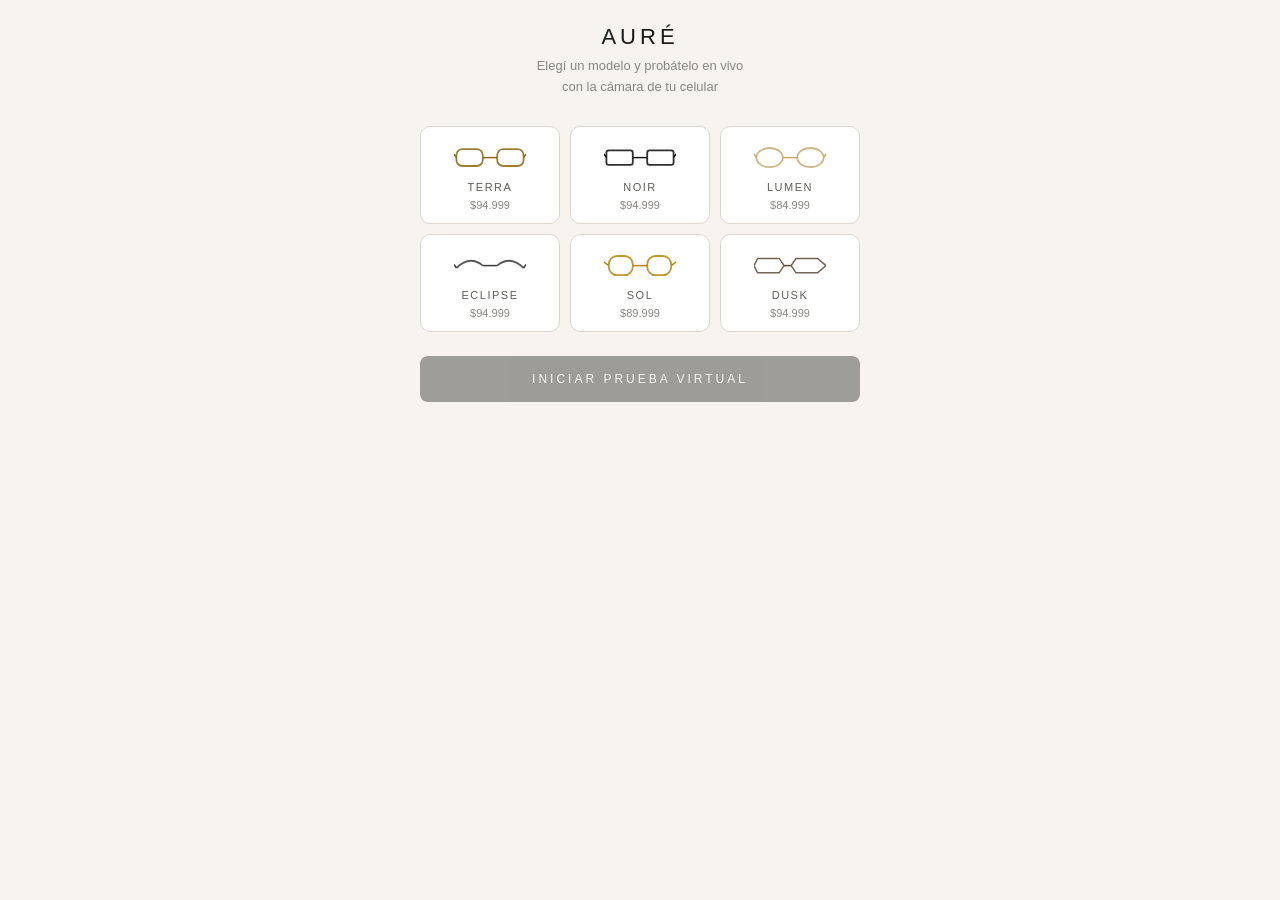
<file: aure-tryon (1).html>
<!DOCTYPE html>
<html lang="es">
<head>
<meta charset="UTF-8">
<meta name="viewport" content="width=device-width, initial-scale=1.0">
<title>Probate los lentes – Auré</title>
<style>
  * { box-sizing: border-box; margin: 0; padding: 0; }
  body { font-family: -apple-system, 'Helvetica Neue', sans-serif; background: #F7F4F0; color: #1a1a18; }

  #launcher {
    max-width: 480px;
    margin: 0 auto;
    padding: 24px 20px;
    text-align: center;
  }
  #launcher h1 {
    font-size: 22px;
    font-weight: 300;
    letter-spacing: 4px;
    text-transform: uppercase;
    margin-bottom: 6px;
  }
  #launcher p {
    font-size: 13px;
    color: #888780;
    margin-bottom: 28px;
    line-height: 1.6;
  }

  .model-grid {
    display: grid;
    grid-template-columns: repeat(3, 1fr);
    gap: 10px;
    margin-bottom: 24px;
  }
  .model-btn {
    background: #fff;
    border: 1.5px solid #ddd8ce;
    border-radius: 10px;
    padding: 12px 8px;
    cursor: pointer;
    transition: border-color .15s, transform .1s;
    display: flex;
    flex-direction: column;
    align-items: center;
    gap: 6px;
  }
  .model-btn:active { transform: scale(0.97); }
  .model-btn.selected { border-color: #c8a96e; background: #fdf8ef; }
  .model-btn img {
    width: 72px;
    height: 40px;
    object-fit: contain;
  }
  .model-btn .model-name {
    font-size: 11px;
    letter-spacing: 1.5px;
    text-transform: uppercase;
    color: #5F5E5A;
    font-weight: 500;
  }
  .model-btn .model-price {
    font-size: 11px;
    color: #888780;
  }

  .start-btn {
    width: 100%;
    background: #1a1a18;
    color: #F7F4F0;
    border: none;
    padding: 16px;
    font-size: 12px;
    letter-spacing: 3px;
    text-transform: uppercase;
    cursor: pointer;
    border-radius: 8px;
    font-family: inherit;
    transition: opacity .15s;
  }
  .start-btn:disabled { opacity: 0.4; cursor: default; }
  .start-btn:not(:disabled):active { opacity: 0.85; }

  #tryon-view {
    display: none;
    position: relative;
    width: 100%;
    max-width: 480px;
    margin: 0 auto;
    background: #000;
    border-radius: 16px;
    overflow: hidden;
  }

  #video {
    width: 100%;
    display: block;
    transform: scaleX(-1);
    border-radius: 16px;
  }

  #overlay-canvas {
    position: absolute;
    top: 0; left: 0;
    width: 100%;
    height: 100%;
    transform: scaleX(-1);
    pointer-events: none;
    border-radius: 16px;
  }

  #tryon-ui {
    display: none;
    max-width: 480px;
    margin: 12px auto 0;
    padding: 0 20px 24px;
  }

  .tryon-controls {
    display: flex;
    gap: 8px;
    margin-bottom: 12px;
  }
  .ctrl-btn {
    flex: 1;
    background: #fff;
    border: 0.5px solid #ddd8ce;
    border-radius: 8px;
    padding: 10px 6px;
    font-size: 11px;
    letter-spacing: 1px;
    text-transform: uppercase;
    cursor: pointer;
    font-family: inherit;
    color: #5F5E5A;
    transition: background .1s;
  }
  .ctrl-btn:active { background: #f0ebe2; }
  .ctrl-btn.primary {
    background: #c8a96e;
    border-color: #c8a96e;
    color: #1a1a18;
    font-weight: 500;
  }

  .size-row {
    display: flex;
    align-items: center;
    gap: 10px;
    margin-bottom: 16px;
    background: #fff;
    border: 0.5px solid #ddd8ce;
    border-radius: 8px;
    padding: 10px 14px;
  }
  .size-label { font-size: 12px; color: #888780; letter-spacing: 1px; flex: 1; }
  .size-row input[type=range] { flex: 2; accent-color: #c8a96e; }
  .size-val { font-size: 12px; font-weight: 500; width: 30px; text-align: right; }

  .model-pills {
    display: flex;
    gap: 6px;
    flex-wrap: wrap;
    margin-bottom: 16px;
  }
  .pill {
    padding: 6px 12px;
    border-radius: 99px;
    border: 0.5px solid #ddd8ce;
    font-size: 11px;
    letter-spacing: 1px;
    text-transform: uppercase;
    cursor: pointer;
    background: #fff;
    color: #5F5E5A;
    transition: all .1s;
  }
  .pill.active { background: #1a1a18; color: #F7F4F0; border-color: #1a1a18; }

  .status-bar {
    font-size: 12px;
    color: #888780;
    text-align: center;
    margin-bottom: 10px;
    min-height: 18px;
    letter-spacing: 0.5px;
  }

  #loading-screen {
    display: none;
    max-width: 480px;
    margin: 40px auto;
    text-align: center;
    padding: 20px;
  }
  .spinner {
    width: 32px; height: 32px;
    border: 2px solid #ddd8ce;
    border-top-color: #c8a96e;
    border-radius: 50%;
    animation: spin .7s linear infinite;
    margin: 0 auto 16px;
  }
  @keyframes spin { to { transform: rotate(360deg); } }
  #loading-screen p { font-size: 13px; color: #888780; letter-spacing: 1px; }
</style>
</head>
<body>

<div id="launcher">
  <h1>Auré</h1>
  <p>Elegí un modelo y probátelo en vivo<br>con la cámara de tu celular</p>

  <div class="model-grid" id="model-grid"></div>

  <button class="start-btn" id="start-btn" disabled onclick="startTryOn()">
    Iniciar prueba virtual
  </button>
</div>

<div id="loading-screen">
  <div class="spinner"></div>
  <p>Cargando reconocimiento facial...</p>
</div>

<div id="tryon-view">
  <video id="video" autoplay playsinline muted></video>
  <canvas id="overlay-canvas" id="overlay-canvas"></canvas>
</div>

<div id="tryon-ui">
  <div class="status-bar" id="status-bar">Buscando tu cara...</div>

  <div class="model-pills" id="model-pills"></div>

  <div class="size-row">
    <span class="size-label">Tamaño</span>
    <input type="range" id="size-slider" min="60" max="160" value="100" step="1"
      oninput="sizeVal=this.value;document.getElementById('size-out').textContent=this.value+'%'">
    <span class="size-val" id="size-out">100%</span>
  </div>

  <div class="tryon-controls">
    <button class="ctrl-btn" onclick="takePic()">Capturar foto</button>
    <button class="ctrl-btn" onclick="stopTryOn()">Cerrar</button>
    <button class="ctrl-btn primary" onclick="goToBuy()">Comprar ahora</button>
  </div>
</div>

<script>
const MODELS = [
  {
    id: 'terra',
    name: 'Terra',
    price: '$94.999',
    url: 'https://auresunglasses.com.ar/productos/terra',
    img: 'https://auresunglasses.com.ar/archivos/productos/tierra-placeholder.png',
    overlayImg: null,
    color: '#8B6914'
  },
  {
    id: 'noir',
    name: 'Noir',
    price: '$94.999',
    url: 'https://auresunglasses.com.ar/productos/noir',
    img: null,
    overlayImg: null,
    color: '#1a1a18'
  },
  {
    id: 'lumen',
    name: 'Lumen',
    price: '$84.999',
    url: 'https://auresunglasses.com.ar/productos/lumen',
    img: null,
    overlayImg: null,
    color: '#C8A96E'
  },
  {
    id: 'eclipse',
    name: 'Eclipse',
    price: '$94.999',
    url: 'https://auresunglasses.com.ar/productos/eclipse',
    img: null,
    overlayImg: null,
    color: '#3A3A38'
  },
  {
    id: 'sol',
    name: 'Sol',
    price: '$89.999',
    url: 'https://auresunglasses.com.ar/productos/sol',
    img: null,
    overlayImg: null,
    color: '#B5860D'
  },
  {
    id: 'dusk',
    name: 'Dusk',
    price: '$94.999',
    url: 'https://auresunglasses.com.ar/productos/dusk',
    img: null,
    overlayImg: null,
    color: '#5A4A3A'
  }
];

let selectedModel = null;
let sizeVal = 100;
let videoStream = null;
let animFrame = null;
let faceApiLoaded = false;
let detectionRunning = false;
let lastDetection = null;
let overlayImages = {};

function buildModelGrid() {
  const grid = document.getElementById('model-grid');
  const pills = document.getElementById('model-pills');
  grid.innerHTML = '';
  pills.innerHTML = '';

  MODELS.forEach(m => {
    const btn = document.createElement('div');
    btn.className = 'model-btn';
    btn.dataset.id = m.id;
    btn.onclick = () => selectModel(m.id);
    btn.innerHTML = `
      <svg width="72" height="36" viewBox="0 0 120 50" fill="none">
        ${getFrameSVG(m)}
      </svg>
      <span class="model-name">${m.name}</span>
      <span class="model-price">${m.price}</span>
    `;
    grid.appendChild(btn);

    const pill = document.createElement('div');
    pill.className = 'pill';
    pill.dataset.id = m.id;
    pill.textContent = m.name;
    pill.onclick = () => selectModel(m.id);
    pills.appendChild(pill);
  });
}

function getFrameSVG(m) {
  const c = m.color;
  const shapes = {
    terra:  `<rect x="4" y="12" width="44" height="28" rx="10" stroke="${c}" stroke-width="3" fill="none" opacity="0.85"/><rect x="72" y="12" width="44" height="28" rx="10" stroke="${c}" stroke-width="3" fill="none" opacity="0.85"/><line x1="48" y1="26" x2="72" y2="26" stroke="${c}" stroke-width="2.5"/><line x1="4" y1="26" x2="0" y2="20" stroke="${c}" stroke-width="2.5"/><line x1="116" y1="26" x2="120" y2="20" stroke="${c}" stroke-width="2.5"/>`,
    noir:   `<rect x="4" y="14" width="44" height="24" rx="4" stroke="${c}" stroke-width="3" fill="none" opacity="0.9"/><rect x="72" y="14" width="44" height="24" rx="4" stroke="${c}" stroke-width="3" fill="none" opacity="0.9"/><line x1="48" y1="26" x2="72" y2="26" stroke="${c}" stroke-width="2.5"/><line x1="4" y1="26" x2="0" y2="20" stroke="${c}" stroke-width="2.5"/><line x1="116" y1="26" x2="120" y2="20" stroke="${c}" stroke-width="2.5"/>`,
    lumen:  `<ellipse cx="26" cy="26" rx="22" ry="16" stroke="${c}" stroke-width="3" fill="none" opacity="0.85"/><ellipse cx="94" cy="26" rx="22" ry="16" stroke="${c}" stroke-width="3" fill="none" opacity="0.85"/><line x1="48" y1="26" x2="72" y2="26" stroke="${c}" stroke-width="2.5"/><line x1="4" y1="26" x2="0" y2="20" stroke="${c}" stroke-width="2.5"/><line x1="116" y1="26" x2="120" y2="20" stroke="${c}" stroke-width="2.5"/>`,
    eclipse:`<path d="M4 30 Q26 8 48 26" stroke="${c}" stroke-width="3" fill="none" opacity="0.85"/><path d="M72 26 Q94 8 116 30" stroke="${c}" stroke-width="3" fill="none" opacity="0.85"/><line x1="48" y1="26" x2="72" y2="26" stroke="${c}" stroke-width="2.5"/><line x1="4" y1="30" x2="0" y2="24" stroke="${c}" stroke-width="2.5"/><line x1="116" y1="30" x2="120" y2="24" stroke="${c}" stroke-width="2.5"/>`,
    sol:    `<rect x="8" y="10" width="40" height="32" rx="14" stroke="${c}" stroke-width="3" fill="none" opacity="0.85"/><rect x="72" y="10" width="40" height="32" rx="14" stroke="${c}" stroke-width="3" fill="none" opacity="0.85"/><line x1="48" y1="26" x2="72" y2="26" stroke="${c}" stroke-width="2.5"/><line x1="8" y1="26" x2="0" y2="20" stroke="${c}" stroke-width="2.5"/><line x1="112" y1="26" x2="120" y2="20" stroke="${c}" stroke-width="2.5"/>`,
    dusk:   `<polygon points="6,14 42,14 50,26 42,38 6,38 0,26" stroke="${c}" stroke-width="2.5" fill="none" opacity="0.85"/><polygon points="70,14 106,14 120,26 106,38 70,38 62,26" stroke="${c}" stroke-width="2.5" fill="none" opacity="0.85"/><line x1="50" y1="26" x2="62" y2="26" stroke="${c}" stroke-width="2.5"/>`
  };
  return shapes[m.id] || shapes.terra;
}

function selectModel(id) {
  selectedModel = id;
  document.querySelectorAll('.model-btn').forEach(b => b.classList.toggle('selected', b.dataset.id === id));
  document.querySelectorAll('.pill').forEach(p => p.classList.toggle('active', p.dataset.id === id));
  document.getElementById('start-btn').disabled = false;
  if (detectionRunning) { }
}

function drawGlassesOnCanvas(detection) {
  const canvas = document.getElementById('overlay-canvas');
  const video = document.getElementById('video');
  const ctx = canvas.getContext('2d');

  canvas.width = video.videoWidth;
  canvas.height = video.videoHeight;
  ctx.clearRect(0, 0, canvas.width, canvas.height);

  if (!detection) return;

  const landmarks = detection.landmarks;
  const lEye = landmarks.getLeftEye();
  const rEye = landmarks.getRightEye();

  const lx = lEye.reduce((s,p)=>s+p.x,0)/lEye.length;
  const ly = lEye.reduce((s,p)=>s+p.y,0)/lEye.length;
  const rx = rEye.reduce((s,p)=>s+p.x,0)/rEye.length;
  const ry = rEye.reduce((s,p)=>s+p.y,0)/rEye.length;

  const eyeDist = Math.sqrt(Math.pow(rx-lx,2)+Math.pow(ry-ly,2));
  const scale = (sizeVal / 100);
  const frameW = eyeDist * 2.8 * scale;
  const frameH = frameW * 0.42;
  const cx = (lx + rx) / 2;
  const cy = (ly + ry) / 2;
  const angle = Math.atan2(ry - ly, rx - lx);

  const model = MODELS.find(m => m.id === selectedModel);
  if (!model) return;

  ctx.save();
  ctx.translate(cx, cy);
  ctx.rotate(angle);

  drawFrameCanvas(ctx, model, frameW, frameH);

  ctx.restore();
}

function drawFrameCanvas(ctx, model, fw, fh) {
  const c = model.color;
  const lw = fw * 0.06;
  ctx.strokeStyle = c;
  ctx.lineWidth = lw;
  ctx.lineCap = 'round';

  const lensW = fw * 0.42;
  const lensH = fh;
  const gap = fw * 0.06;
  const lx = -(gap/2 + lensW/2);
  const rx = gap/2 + lensW/2;
  const y = 0;

  ctx.globalAlpha = 0.88;

  if (model.id === 'terra') {
    roundRect(ctx, lx - lensW/2, y - lensH/2, lensW, lensH, lensH*0.45);
    roundRect(ctx, rx - lensW/2, y - lensH/2, lensW, lensH, lensH*0.45);
  } else if (model.id === 'noir') {
    roundRect(ctx, lx - lensW/2, y - lensH/2, lensW, lensH, lensH*0.12);
    roundRect(ctx, rx - lensW/2, y - lensH/2, lensW, lensH, lensH*0.12);
  } else if (model.id === 'lumen') {
    ctx.beginPath(); ctx.ellipse(lx, y, lensW/2, lensH/2, 0, 0, Math.PI*2); ctx.stroke();
    ctx.beginPath(); ctx.ellipse(rx, y, lensW/2, lensH/2, 0, 0, Math.PI*2); ctx.stroke();
  } else if (model.id === 'eclipse') {
    ctx.beginPath();
    ctx.moveTo(lx - lensW/2, y + lensH*0.3);
    ctx.quadraticCurveTo(lx, y - lensH*0.7, lx + lensW/2, y);
    ctx.stroke();
    ctx.beginPath();
    ctx.moveTo(rx - lensW/2, y);
    ctx.quadraticCurveTo(rx, y - lensH*0.7, rx + lensW/2, y + lensH*0.3);
    ctx.stroke();
  } else if (model.id === 'sol') {
    roundRect(ctx, lx - lensW/2, y - lensH/2, lensW, lensH, lensH*0.65);
    roundRect(ctx, rx - lensW/2, y - lensH/2, lensW, lensH, lensH*0.65);
  } else if (model.id === 'dusk') {
    hexFrame(ctx, lx, y, lensW, lensH);
    hexFrame(ctx, rx, y, lensW, lensH);
  }

  ctx.beginPath();
  ctx.moveTo(lx + lensW/2, y);
  ctx.lineTo(rx - lensW/2, y);
  ctx.stroke();

  ctx.beginPath();
  ctx.moveTo(lx - lensW/2, y);
  ctx.lineTo(lx - lensW/2 - fw*0.12, y - fh*0.2);
  ctx.stroke();
  ctx.beginPath();
  ctx.moveTo(rx + lensW/2, y);
  ctx.lineTo(rx + lensW/2 + fw*0.12, y - fh*0.2);
  ctx.stroke();

  ctx.globalAlpha = 0.15;
  ctx.fillStyle = c;
  if (model.id === 'lumen') {
    ctx.beginPath(); ctx.ellipse(lx, y, lensW/2, lensH/2, 0, 0, Math.PI*2); ctx.fill();
    ctx.beginPath(); ctx.ellipse(rx, y, lensW/2, lensH/2, 0, 0, Math.PI*2); ctx.fill();
  } else {
    ctx.beginPath();
    roundRectPath(ctx, lx - lensW/2, y - lensH/2, lensW, lensH,
      model.id === 'noir' ? lensH*0.12 : model.id === 'sol' ? lensH*0.65 : lensH*0.45);
    ctx.fill();
    ctx.beginPath();
    roundRectPath(ctx, rx - lensW/2, y - lensH/2, lensW, lensH,
      model.id === 'noir' ? lensH*0.12 : model.id === 'sol' ? lensH*0.65 : lensH*0.45);
    ctx.fill();
  }
  ctx.globalAlpha = 1;
}

function roundRect(ctx, x, y, w, h, r) {
  ctx.beginPath();
  roundRectPath(ctx, x, y, w, h, r);
  ctx.stroke();
}

function roundRectPath(ctx, x, y, w, h, r) {
  r = Math.min(r, w/2, h/2);
  ctx.moveTo(x + r, y);
  ctx.lineTo(x + w - r, y);
  ctx.arcTo(x + w, y, x + w, y + r, r);
  ctx.lineTo(x + w, y + h - r);
  ctx.arcTo(x + w, y + h, x + w - r, y + h, r);
  ctx.lineTo(x + r, y + h);
  ctx.arcTo(x, y + h, x, y + h - r, r);
  ctx.lineTo(x, y + r);
  ctx.arcTo(x, y, x + r, y, r);
  ctx.closePath();
}

function hexFrame(ctx, cx, cy, fw, fh) {
  const pts = [];
  for (let i = 0; i < 6; i++) {
    const a = (Math.PI / 3) * i - Math.PI / 6;
    pts.push([cx + (fw/2)*Math.cos(a)*0.9, cy + (fh/2)*Math.sin(a)]);
  }
  ctx.beginPath();
  ctx.moveTo(pts[0][0], pts[0][1]);
  for (let i = 1; i < 6; i++) ctx.lineTo(pts[i][0], pts[i][1]);
  ctx.closePath();
  ctx.stroke();
}

async function startTryOn() {
  if (!selectedModel) return;

  document.getElementById('launcher').style.display = 'none';
  document.getElementById('loading-screen').style.display = 'block';

  try {
    videoStream = await navigator.mediaDevices.getUserMedia({
      video: { facingMode: 'user', width: { ideal: 640 }, height: { ideal: 480 } }
    });
    const video = document.getElementById('video');
    video.srcObject = videoStream;
    await new Promise(r => video.onloadedmetadata = r);

    if (!faceApiLoaded) {
      await loadFaceApi();
    }

    document.getElementById('loading-screen').style.display = 'none';
    document.getElementById('tryon-view').style.display = 'block';
    document.getElementById('tryon-ui').style.display = 'block';

    detectionRunning = true;
    detectLoop();

  } catch(e) {
    document.getElementById('loading-screen').style.display = 'none';
    document.getElementById('launcher').style.display = 'block';
    alert('No se pudo acceder a la cámara. Asegurate de dar permiso cuando el navegador lo solicite.');
  }
}

async function loadFaceApi() {
  return new Promise((resolve, reject) => {
    const script = document.createElement('script');
    script.src = 'https://cdn.jsdelivr.net/npm/face-api.js@0.22.2/dist/face-api.min.js';
    script.onload = async () => {
      try {
        const MODEL_URL = 'https://cdn.jsdelivr.net/npm/face-api.js@0.22.2/weights';
        await Promise.all([
          faceapi.nets.tinyFaceDetector.loadFromUri(MODEL_URL),
          faceapi.nets.faceLandmark68TinyNet.loadFromUri(MODEL_URL)
        ]);
        faceApiLoaded = true;
        resolve();
      } catch(e) { reject(e); }
    };
    script.onerror = reject;
    document.head.appendChild(script);
  });
}

async function detectLoop() {
  if (!detectionRunning) return;
  const video = document.getElementById('video');
  const statusBar = document.getElementById('status-bar');

  try {
    const det = await faceapi
      .detectSingleFace(video, new faceapi.TinyFaceDetectorOptions({ inputSize: 224 }))
      .withFaceLandmarks(true);

    if (det) {
      lastDetection = det;
      statusBar.textContent = '✓ Cara detectada';
      drawGlassesOnCanvas(det);
    } else {
      statusBar.textContent = 'Mirá directo a la cámara con buena luz';
      const canvas = document.getElementById('overlay-canvas');
      canvas.getContext('2d').clearRect(0, 0, canvas.width, canvas.height);
    }
  } catch(e) {}

  animFrame = requestAnimationFrame(detectLoop);
}

function stopTryOn() {
  detectionRunning = false;
  if (animFrame) cancelAnimationFrame(animFrame);
  if (videoStream) videoStream.getTracks().forEach(t => t.stop());
  document.getElementById('tryon-view').style.display = 'none';
  document.getElementById('tryon-ui').style.display = 'none';
  document.getElementById('launcher').style.display = 'block';
  const canvas = document.getElementById('overlay-canvas');
  canvas.getContext('2d').clearRect(0, 0, canvas.width, canvas.height);
}

function takePic() {
  const video = document.getElementById('video');
  const canvas = document.getElementById('overlay-canvas');
  const snap = document.createElement('canvas');
  snap.width = video.videoWidth;
  snap.height = video.videoHeight;
  const ctx = snap.getContext('2d');
  ctx.save();
  ctx.scale(-1, 1);
  ctx.drawImage(video, -snap.width, 0);
  ctx.restore();
  ctx.drawImage(canvas, 0, 0);
  const link = document.createElement('a');
  link.download = 'aure-' + selectedModel + '.jpg';
  link.href = snap.toDataURL('image/jpeg', 0.92);
  link.click();
}

function goToBuy() {
  const model = MODELS.find(m => m.id === selectedModel);
  if (model && model.url) window.location.href = model.url;
}

buildModelGrid();
</script>
</body>
</html>
</file>
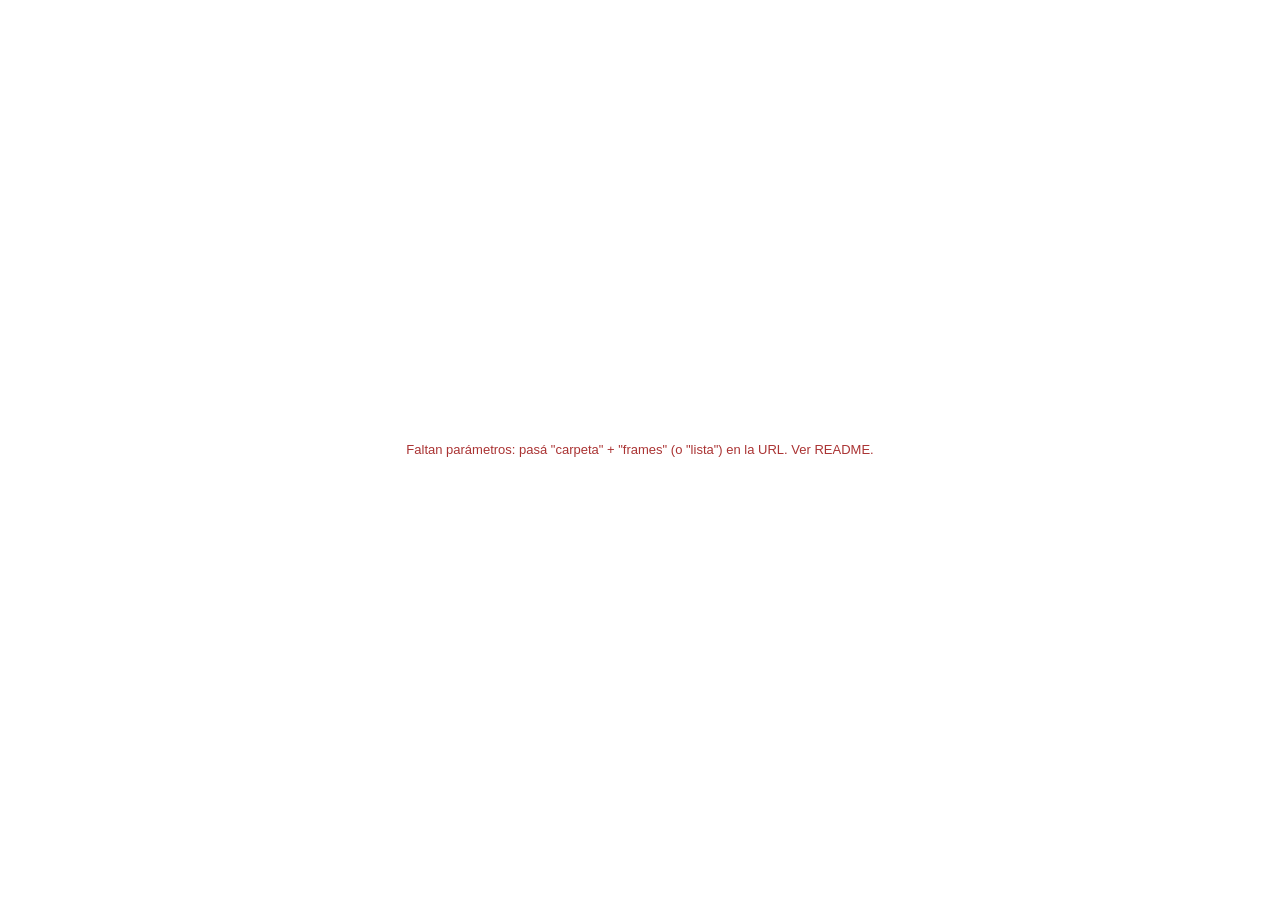
<file: visor360.html>
<!doctype html>
<html lang="es">
<head>
<meta charset="UTF-8" />
<meta name="viewport" content="width=device-width, initial-scale=1, viewport-fit=cover" />
<title>Auré · Visor 360°</title>
<style>
  :root {
    --aure-bg: transparent;
    --aure-accent: #C9A961;
    --aure-fg: #0A0A0A;
    --aure-hint-bg: rgba(10, 10, 10, .74);
    --aure-hint-fg: #F5F1E8;
  }
  html, body {
    margin: 0; padding: 0; height: 100%; background: var(--aure-bg);
    overscroll-behavior: none;
  }
  #stage {
    position: relative; width: 100%; height: 100%; min-height: 240px;
    display: flex; align-items: center; justify-content: center;
    overflow: hidden; touch-action: pan-y; cursor: grab; user-select: none;
    background: var(--aure-bg); -webkit-touch-callout: none;
  }
  #stage.arrastrando { cursor: grabbing; }
  #frameImg {
    max-width: 100%; max-height: 100%; width: auto; height: auto;
    pointer-events: none; -webkit-user-drag: none; user-select: none;
    display: block; opacity: 0; transition: opacity .25s ease;
  }
  #frameImg.visible { opacity: 1; }

  #loader {
    position: absolute; inset: 0; display: flex; flex-direction: column;
    align-items: center; justify-content: center; gap: 10px; background: var(--aure-bg);
  }
  .spinner {
    width: 32px; height: 32px; border-radius: 50%;
    border: 2.5px solid rgba(0,0,0,.12); border-top-color: var(--aure-accent);
    animation: girar .9s linear infinite;
  }
  #loaderTexto {
    font: 500 12px/1 -apple-system, BlinkMacSystemFont, sans-serif;
    letter-spacing: .04em; color: var(--aure-fg); opacity: .65;
  }
  @keyframes girar { to { transform: rotate(360deg); } }

  #hint {
    position: absolute; left: 50%; bottom: 16px; transform: translateX(-50%);
    display: flex; align-items: center; gap: 8px; padding: 8px 14px; border-radius: 999px;
    background: var(--aure-hint-bg); color: var(--aure-hint-fg);
    font: 500 12px/1 -apple-system, BlinkMacSystemFont, sans-serif;
    letter-spacing: .03em; pointer-events: none; opacity: 0; white-space: nowrap;
    transition: opacity .4s ease;
  }
  #hint.mostrar { opacity: 1; }
  #hint svg { width: 18px; height: 18px; animation: arrastrarHint 1.6s ease-in-out infinite; }
  @keyframes arrastrarHint {
    0%, 100% { transform: translateX(-5px); }
    50%      { transform: translateX(5px); }
  }

  #errorMsg {
    position: absolute; inset: 0; display: none; align-items: center; justify-content: center;
    text-align: center; padding: 24px; font: 500 13px/1.5 -apple-system, BlinkMacSystemFont, sans-serif;
    color: #a33;
  }
</style>
</head>
<body>
  <div id="stage">
    <img id="frameImg" alt="Anteojo — vista 360°" draggable="false" />
    <div id="loader">
      <div class="spinner"></div>
      <div id="loaderTexto">Cargando 0%</div>
    </div>
    <div id="hint">
      <svg viewBox="0 0 24 24" fill="none" stroke="currentColor" stroke-width="2" stroke-linecap="round" stroke-linejoin="round">
        <path d="M8 12h8M8 12l3-3M8 12l3 3M16 12l-3-3M16 12l-3 3" />
      </svg>
      <span>Arrastrá para girar</span>
    </div>
    <div id="errorMsg"></div>
  </div>

<script>
/* =========================================================================
   AURÉ · Visor 360° (spin viewer a partir de fotos en turntable)
   ---------------------------------------------------------------------
   Todo se configura por query string, así el mismo archivo sirve para
   cualquier modelo del catálogo sin tocar código — ver README para la
   referencia completa de parámetros y cómo embeberlo en Tiendanube.
   ========================================================================= */
(function () {
  'use strict';

  var params = new URLSearchParams(location.search);

  function resolverImagenes() {
    var lista = params.get('lista');
    if (lista) {
      return lista.split(',').map(function (s) { return s.trim(); }).filter(Boolean);
    }
    var carpeta = params.get('carpeta');
    if (!carpeta) return [];
    var frames = parseInt(params.get('frames') || '36', 10);
    var prefix = params.get('prefix') || '';
    var ext = params.get('ext') || 'jpg';
    var pad = parseInt(params.get('pad') || '3', 10);
    var inicio = parseInt(params.get('inicio') || '1', 10);
    if (!carpeta.endsWith('/')) carpeta += '/';
    var urls = [];
    for (var i = 0; i < frames; i++) {
      var n = String(inicio + i).padStart(pad, '0');
      urls.push(carpeta + prefix + n + '.' + ext);
    }
    return urls;
  }

  var urls = resolverImagenes();

  var stage = document.getElementById('stage');
  var frameImg = document.getElementById('frameImg');
  var loader = document.getElementById('loader');
  var loaderTexto = document.getElementById('loaderTexto');
  var hint = document.getElementById('hint');
  var errorMsg = document.getElementById('errorMsg');

  function mostrarError(msg) {
    errorMsg.textContent = msg;
    errorMsg.style.display = 'flex';
    loader.style.display = 'none';
  }

  if (!urls.length) {
    mostrarError('Faltan parámetros: pasá "carpeta" + "frames" (o "lista") en la URL. Ver README.');
    return;
  }

  // ---- config ajustable por parámetro ----
  var SENSIBILIDAD = parseFloat(params.get('sensibilidad') || '4.5'); // px de drag por frame
  var BUCLE = params.get('bucle') !== '0'; // gira en loop continuo por defecto
  var AUTO_HINT = params.get('hint') !== '0';
  var fondo = params.get('fondo');
  if (fondo) document.documentElement.style.setProperty('--aure-bg', '#' + fondo.replace('#', ''));
  var acento = params.get('acento');
  if (acento) document.documentElement.style.setProperty('--aure-accent', '#' + acento.replace('#', ''));

  var N = urls.length;
  var imagenes = new Array(N);
  var actual = 0;
  var listo = false;

  /* -----------------------------------------------------------------------
     precarga: no arranca hasta que el visor esté cerca del viewport, para
     no competir por ancho de banda con el resto de la página de producto
     ----------------------------------------------------------------------- */
  function precargar() {
    var cargadas = 0;
    urls.forEach(function (url, i) {
      var img = new Image();
      img.onload = img.onerror = function () {
        cargadas++;
        imagenes[i] = img;
        loaderTexto.textContent = 'Cargando ' + Math.round((cargadas / N) * 100) + '%';
        if (i === 0 && img.naturalWidth) {
          frameImg.src = img.src;
          frameImg.classList.add('visible');
        }
        if (cargadas === N) {
          listo = true;
          loader.style.display = 'none';
          fijarFrame(0, true);
          if (AUTO_HINT) mostrarHintInicial();
        }
      };
      img.src = url;
    });
  }

  var io = new IntersectionObserver(function (entradas) {
    entradas.forEach(function (e) {
      if (e.isIntersecting) { precargar(); io.disconnect(); }
    });
  }, { rootMargin: '200px' });
  io.observe(stage);

  /* -----------------------------------------------------------------------
     drag con Pointer Events (mouse + touch unificados)
     ----------------------------------------------------------------------- */
  var arrastrando = false;
  var xInicio = 0, frameInicio = 0;
  var ultimaX = 0, ultimaT = 0, velocidad = 0;
  var inerciaId = null;

  function envolver(f) {
    return BUCLE ? ((f % N) + N) % N : Math.max(0, Math.min(N - 1, f));
  }

  function frameEn(x) {
    var delta = (x - xInicio) / SENSIBILIDAD;
    return envolver(Math.round(frameInicio - delta));
  }

  function fijarFrame(i, forzar) {
    if (!listo) return;
    var img = imagenes[i];
    if (!img || !img.naturalWidth) return; // frame roto (404, etc.): se mantiene el anterior
    if (i === actual && !forzar) return;
    actual = i;
    frameImg.src = img.src;
    frameImg.classList.add('visible');
  }

  function onDown(e) {
    if (!listo) return;
    cancelarInercia();
    arrastrando = true;
    stage.classList.add('arrastrando');
    if (stage.setPointerCapture) stage.setPointerCapture(e.pointerId);
    xInicio = e.clientX;
    frameInicio = actual;
    ultimaX = e.clientX; ultimaT = performance.now(); velocidad = 0;
    ocultarHint();
  }
  function onMove(e) {
    if (!arrastrando) return;
    var ahora = performance.now();
    var dt = ahora - ultimaT;
    if (dt > 0) velocidad = (e.clientX - ultimaX) / dt; // px/ms
    ultimaX = e.clientX; ultimaT = ahora;
    fijarFrame(frameEn(e.clientX));
  }
  function onUp(e) {
    if (!arrastrando) return;
    arrastrando = false;
    stage.classList.remove('arrastrando');
    iniciarInercia(velocidad);
  }

  stage.addEventListener('pointerdown', onDown);
  stage.addEventListener('pointermove', onMove);
  stage.addEventListener('pointerup', onUp);
  stage.addEventListener('pointercancel', onUp);
  stage.addEventListener('pointerleave', function (e) { if (arrastrando) onUp(e); });

  /* -----------------------------------------------------------------------
     inercia al soltar: sigue girando y frena con fricción, en vez de
     cortarse seco apenas se levanta el dedo/mouse
     ----------------------------------------------------------------------- */
  function iniciarInercia(vPxMs) {
    var velFrames = -vPxMs / SENSIBILIDAD; // frames por ms — mismo signo que frameEn()
    if (Math.abs(velFrames) < 0.01) return;
    var acumulado = 0;
    var ultimo = performance.now();
    function paso(t) {
      var dt = Math.min(t - ultimo, 48);
      ultimo = t;
      velFrames *= Math.pow(0.95, dt / 16.7); // fricción, normalizada a ~60fps
      acumulado += velFrames * dt;
      while (acumulado >= 1 || acumulado <= -1) {
        var s = acumulado > 0 ? 1 : -1;
        acumulado -= s;
        fijarFrame(envolver(actual - s));
      }
      if (Math.abs(velFrames) > 0.01) {
        inerciaId = requestAnimationFrame(paso);
      }
    }
    inerciaId = requestAnimationFrame(paso);
  }
  function cancelarInercia() {
    if (inerciaId) cancelAnimationFrame(inerciaId);
    inerciaId = null;
  }

  /* -----------------------------------------------------------------------
     hint "arrastrá para girar"
     ----------------------------------------------------------------------- */
  var hintTimeout;
  function mostrarHintInicial() {
    hint.classList.add('mostrar');
    hintTimeout = setTimeout(ocultarHint, 3200);
  }
  function ocultarHint() {
    hint.classList.remove('mostrar');
    clearTimeout(hintTimeout);
  }
})();
</script>
</body>
</html>
</file>
